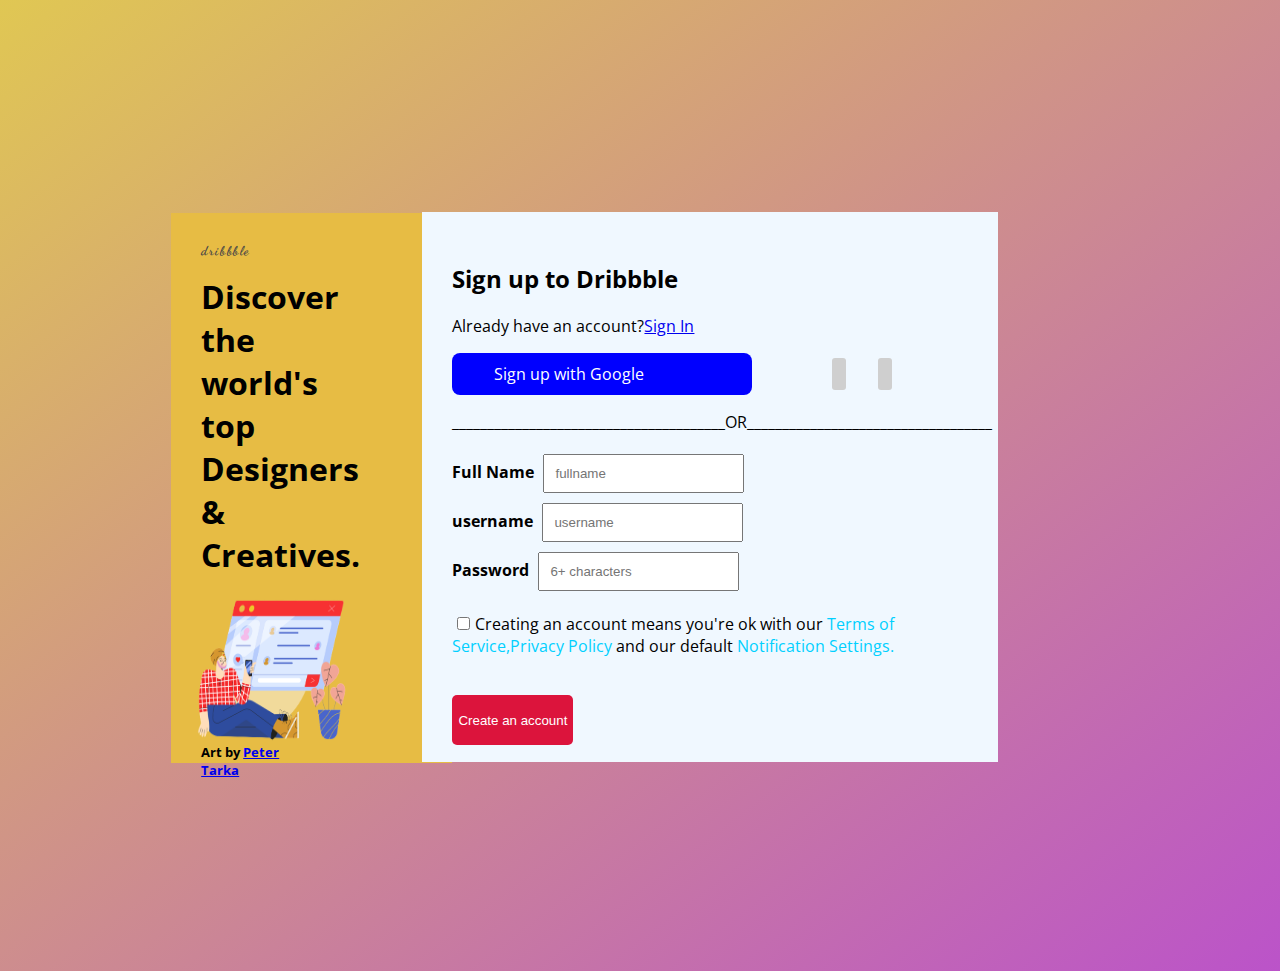
<file: index.html>
<!DOCTYPE html>
<html lang="en">
  <head>
    <meta charset="UTF-8" />
    <meta http-equiv="X-UA-Compatible" content="IE=edge" />
    <meta name="viewport" content="width=device-width, initial-scale=1.0" />
    <title>Document</title>
    <link rel="preconnect" href="https://fonts.googleapis.com" />
    <link rel="preconnect" href="https://fonts.gstatic.com" crossorigin />
    <link
      href="https://fonts.googleapis.com/css2?family=Dancing+Script&family=Open+Sans:wght@400;500&display=swap"
      rel="stylesheet"
    />
    <link
      rel="stylesheet"
      href="https://cdnjs.cloudflare.com/ajax/libs/font-awesome/6.1.1/css/all.min.css"
      integrity="sha512-KfkfwYDsLkIlwQp6LFnl8zNdLGxu9YAA1QvwINks4PhcElQSvqcyVLLD9aMhXd13uQjoXtEKNosOWaZqXgel0g=="
      crossorigin="anonymous"
      referrerpolicy="no-referrer"
    />

    <link rel="stylesheet" href="style.css" />
  </head>
  <body>
    <section class="register">
      <div class="container register-row">
        <div class="col">
          <h4 class="register__logo">dribbble</h4>
          <h1 class="register__title">
            Discover the world's<br> top Designers &<br> Creatives.
          </h1>
          <img
            class="register__img"
            src="images/flattt.png"
            alt="contact image"
          />
          <h4>Art by <a href="#">Peter Tarka</a></h4>
        </div>
        <div class="col2">
          <form class="register__form">
            <h2 class="register__form-title">Sign up to Dribbble</h2>
            <p> Already have an account?<a href="sign.html">Sign In</a></p>
            <div class="register__form-icon">
              <div class="row register__form-icon-google">
                <i class="fa-brands fa-google"></i>
                <span>Sign up with Google</span>
              </div>
              <div class="social__links">
              <div class="register__form-icon-facebook">
                <i class="fa-brands fa-facebook-square"></i>
              </div>
              <div class="register__form-icon-twitter">
                <i class="fa-brands fa-twitter"></i>
              </div>
            </div>
            </div>
              <p>
                _______________________________________OR___________________________________
              </p>
              <div class="formone">
              <label>Full Name</label>
              <input type="text" name="fullname" placeholder="fullname" /><br />
              <label>username</label>
              <input type="text" name="Username" placeholder="username" />
              <br />
              <label>Password</label>
              <input type="text" name="password" placeholder="6+ characters" />
              <br />
              <p><input type="checkbox">Creating an account means you're ok with our <span class="calm">Terms of Service,Privacy Policy</span> and our default <span class="calm">Notification Settings.</span></p> <br />
              <button  type="submit" name="submit" value="submit" class="submittext">Create an account</button>
              </div>
            </div>
          </form>
        </div>         
      </div>
    </section>
  </body>
</html>
</file>
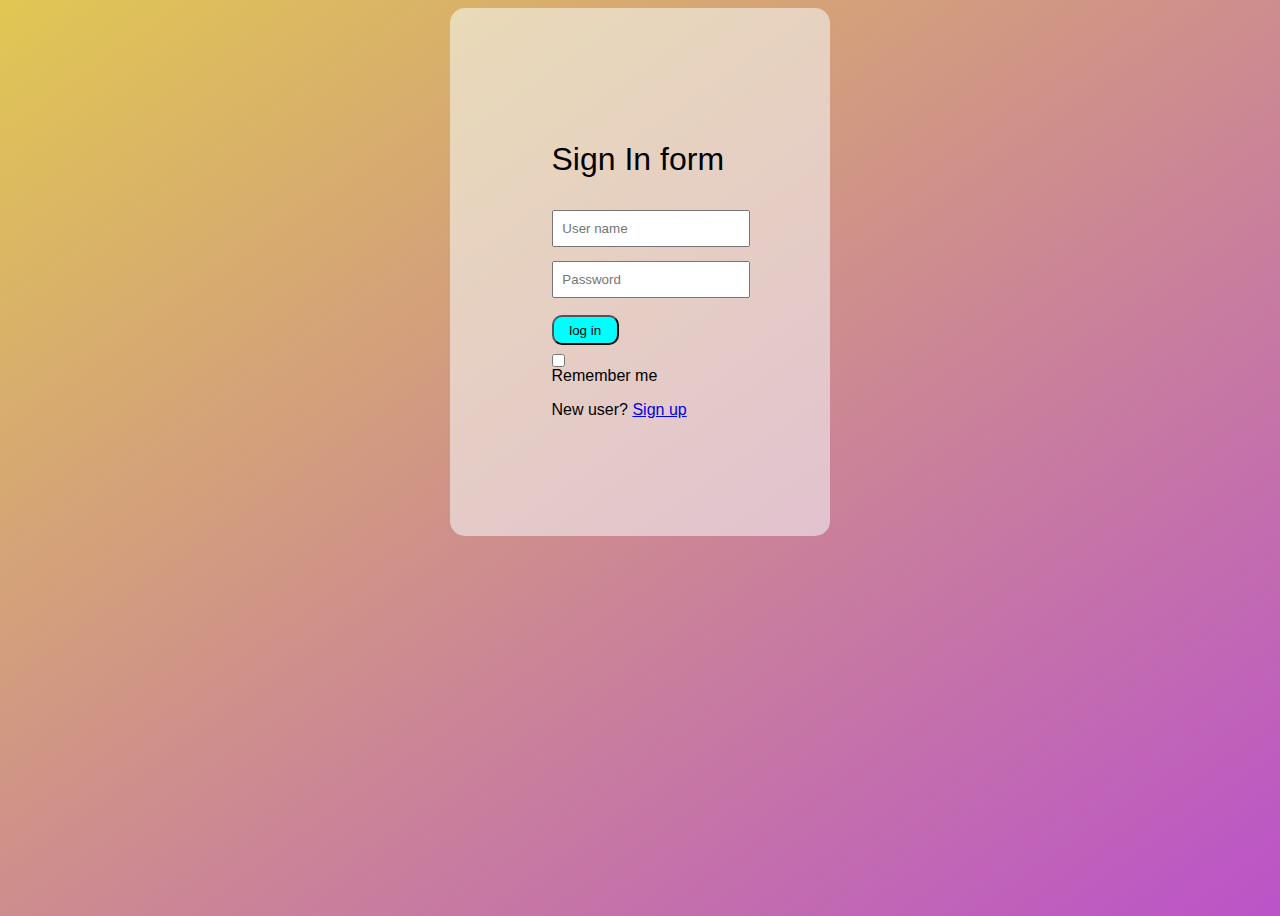
<file: sign.html>
<!DOCTYPE html>
<html lang="en">
<head>
    <meta charset="UTF-8">
    <meta http-equiv="X-UA-Compatible" content="IE=edge">
    <meta name="viewport" content="width=device-width, initial-scale=1.0">
    <title>Document</title>
    <link rel="stylesheet" href="style.css">
</head>
<body>
    <div class="containerii">
        <p class="heading">Sign In form</p>
        <form class="the-one">
            <input type="text" class="input"  placeholder="User name">
            <input type="text" class="input2"  placeholder="Password">
            <button type="logIn" class="log__in ">log in</button>
            <input type="checkbox" class="check"> Remember me
            <p class="#">New user? <a href ="index.html" >Sign up</a></p>
        </form>
        </div>
    
</body>
</html>
</file>
<file: style.css>
/* font-family: 'Dancing Script', cursive;
font-family: 'Open Sans', sans-serif; */
*{
   box-sizing: border-box;
}
body{
    background: linear-gradient(to right bottom, #e0c753, #bb53c9);
    font-family:'Open Sans', sans-serif; 
    background-repeat: no-repeat;
    height: 100vh;
}

img{
    width: 45%;  
}


.container{
    width: 30%; 
    margin-inline:auto; 
    background-color:#e7bc44;
    height: 550px;
    padding: 30px;
    margin: 50px 0 0 0;     
}

.register-row {
    display: grid;
    grid-template-columns: 20% 80%;
}

.col {
    grid-column: 1 / span 1;
}


.col2 {
    grid-column: 3 / span 1;
    margin: -13.5% 0 0 0%;
    width:80%
}

.row{
    display: flex;
    justify-content: space-between;

}

.register__logo{
    font-family: 'Dancing Script', cursive;
    font-size: 1.5rem;
    letter-spacing: 0.1rem;
    color: rgb(71, 70, 70);
}

 .register h4{
    font-size: small;
    text-align: left;
    width: 200%;
    margin:0  0 0 0;
}

.register__img {
    margin-top: 4rem;
    width:290%;
    margin: -10%;
}
.register__form-icon-google{

    background-color: blue;
    border-radius: 8px;
    color: white;
    width:40%;
    padding:10px
    

}
.register__form-icon{
    display: flex;
    align-items: center;
    gap: 3rem;  
   width: 145%;

}
.register__form-icon span{
padding-right: 35%;
}

.register__form{
     background-color: aliceblue;
     height: 550px;
     padding: 30px;
     margin: 50px 0 0 0;
     width: 120%;
} 

 .register{
    display: flex;
    margin: 5%;
    padding:100px;
    
}
.register__form-icon-facebook{
    width: 30px;
    background-color: rgb(207, 207, 207);
    padding:5px;
    border-radius: 3px;
    margin:0 0 0 35%;
}
.register__form-icon-twitter{
    width: 30px;
    background-color: rgb(207, 207, 207);
    border-radius: 3px;
    margin:0;
    padding:5px;
}
.register__title{
    font-size: 16;
    width: 390%;
    
}
.formone label{
    font-weight: bold;
}

.formone input{
   padding:10px;
   margin:5px
}
.calm{
    color: rgb(0, 208, 255);
}
.submittext{
    background-color: crimson;
    border: none;
    color: white;
    height: 50px;
    border-radius: 5px;
}
.containerii{
    background-color: #f7ffff86;
    width: 30%;
    padding: 8%;
    border-radius: 15px;
    margin-left: auto;
    margin-right: auto;

   
}
.the-one input{
    padding: 5%;
}
.input2{
margin: 8% 8% 10% 0;
display: block;
}
.log__in{
    padding:3%;
    width: 38%;
    background-color: aqua;
    border-radius: 10px;
}
.check{
    display: block;
    margin: 5% 0 0 0;
}
.heading{
    font-size: 32px;
}
.register__form-icon-facebook i{
    margin-right: 3%;
}
.social__links{
    margin-right: 5%;
    display: flex;
    gap: 2rem;
}
.col h4{
    margin-bottom: -13%;
}
.col img{
    width: 150px;
    height: 150px;
}
</file>
